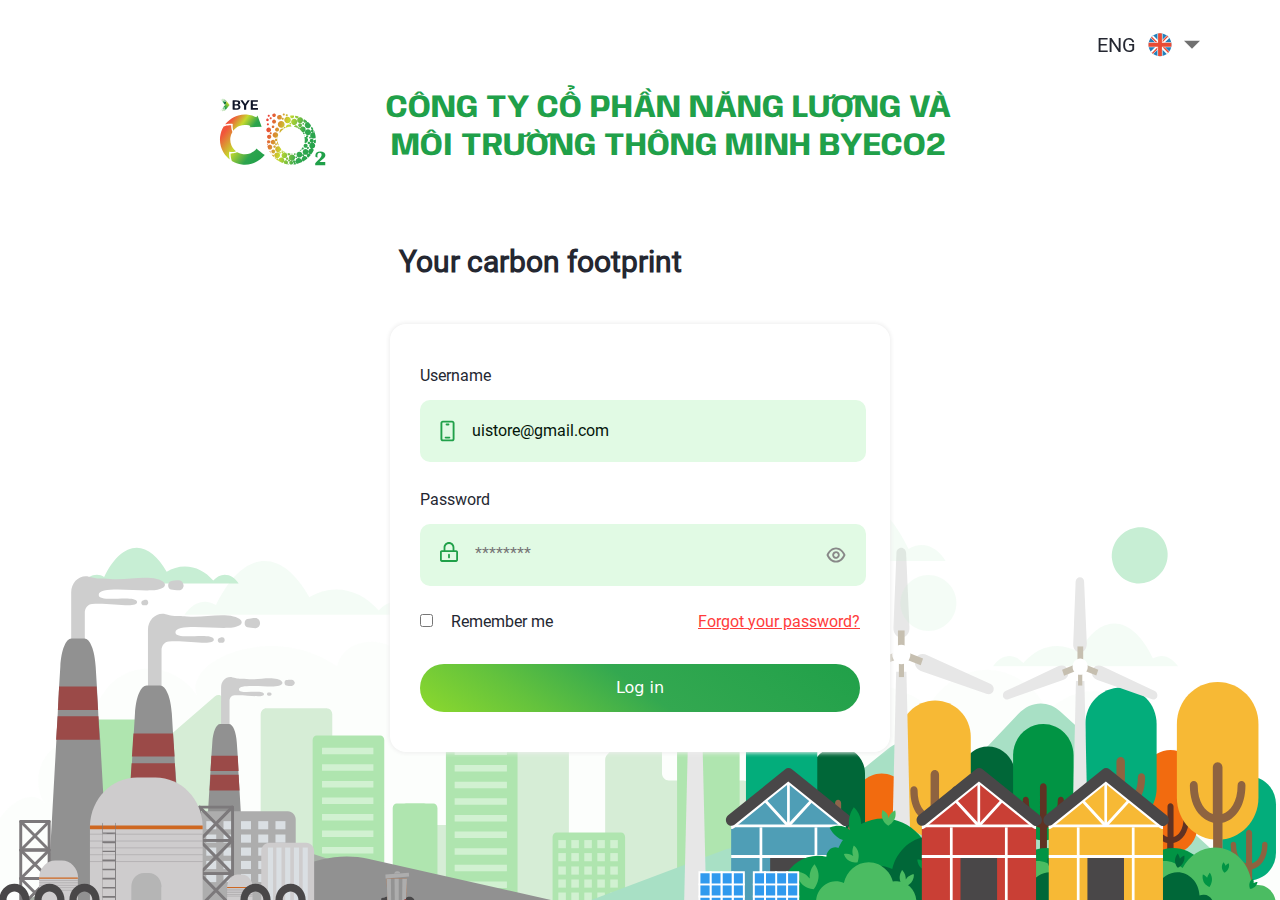
<file: index.html>
<!DOCTYPE html>
<html lang="en">

<head>
    <meta charset="UTF-8">
    <meta http-equiv="X-UA-Compatible" content="IE=edge">
    <meta name="viewport" content="width=device-width, initial-scale=1.0">
    <link rel="stylesheet" href="assets/css/normalize.css">
    <link rel="stylesheet" href="assets/css/style.css">
    <link rel="stylesheet" href="assets/css/bootstrap-5.0.2-dist/css/bootstrap.min.css">
    <script src="assets/css/bootstrap-5.0.2-dist/js/bootstrap.min.js"></script>
    <script src="assets/js/jquery-3.6.4.js"></script>
    <link rel="icon" type="image/x-icon" href="assets/image/index/LogoBYECO2-footer.svg">
    <link rel="stylesheet" href="https://cdnjs.cloudflare.com/ajax/libs/font-awesome/6.2.1/css/all.min.css"
        integrity="sha512-MV7K8+y+gLIBoVD59lQIYicR65iaqukzvf/nwasF0nqhPay5w/9lJmVM2hMDcnK1OnMGCdVK+iQrJ7lzPJQd1w=="
        crossorigin="anonymous" referrerpolicy="no-referrer" />
    <title>Home</title>
    <style>
        @font-face {
            font-family: "Anybody";
            src: url("assets/font/Anybody/Anybody-VariableFont_wdth_wght.ttf");
        }

        @font-face {
            font-family: "Roboto";
            src: url("assets/font/Roboto/Roboto-Regular.ttf");
        }

        @font-face {
            font-family: "Inter";
            src: url("assets/font/Inter/Inter-VariableFont_slnt,wght.ttf");
        }

        @font-face {
            font-family: "Mulish";
            src: url("assets/font/Mulish/Mulish-VariableFont_wght.ttf");
        }

        @font-face {
            font-family: "Work Sans";
            src: url("assets/font/Work_Sans/WorkSans-VariableFont_wght.ttf");
        }
    </style>
</head>

<body>
    <div class="login">
        <div class="login-content">
            <div class="login-language">
                <p>ENG</p>
                <img src="assets/image/index/language.svg" alt="">
                <img src="assets/image/index/dropdown.svg" alt="" style="width: 16px;height: 16px;cursor: pointer;">
            </div>
            <div class="login-language-menu-dropdown">
                <div><img src="assets/image/index/language.svg" alt=""> English</div>
                <div><img src="assets/image/index/vi.svg" alt=""> Vietnamese</div>
            </div>
            <script>
                $(".login-language-menu-dropdown").hide();
                $('.login-language').click(function() {
                    $(".login-language-menu-dropdown").slideToggle(120);
                });
            </script>
            <div class="login-title">
                <div class="login-title-left">
                    <img src="assets/image/index/LogoBYECO2.svg" alt="">
                </div>
                <div class="login-title-right">
                    <h2>CÔNG TY CỔ PHẦN NĂNG LƯỢNG VÀ <br>MÔI TRƯỜNG THÔNG MINH BYECO2</h2>
                </div>
            </div>
            <div class="login-carbon-footprint">
                Your carbon footprint
            </div>
            <form action="" class="login-form">
                <div class="form-input">
                    <label for="username">Username</label>
                    <div class="usernameinput">
                        <img src="assets/image/index/username.svg" alt="">
                        <input type="text" placeholder="" value="uistore@gmail.com" style="font-weight: 500;">
                    </div>
                    <label for="password" style="margin-top: 14px;">Password</label>
                    <div class="passwordinput">
                        <div class="passwordinput-left">
                            <img src="assets/image/index/password.svg" alt="">
                            <input type="password" placeholder="********">
                        </div>
                        <div class="passwordinput-right">
                            <img src="assets/image/index/showpassword.svg" alt="">
                        </div>
                    </div>
                </div>
                <div class="form-checkbox">
                    <div class="form-checkbox-left">
                        <input type="checkbox" name="rememberme" id="rememberme">
                        <span>Remember me</span>
                    </div>
                    <div class="form-checkbox-right">
                        Forgot your password?
                    </div>
                </div>
                <button class="form-button" formaction="dashboard.html">Log in</button>
            </form>
        </div>
        
        <div class="login-footer">
            <img src="assets/image/index/loginfooter-02.svg" alt="">
            <p>BYECO2 SMART ENVIRONMENT <br>AND ENERGY JSC</p>
        </div>
    </div>
   
</body>
</file>
<file: assets/css/style.css>
img {
  width: 100%;
  height: auto;
}

body {
  box-sizing: border-box;
}

.login {
  width: 100%;
  height: 100vh;
  max-height: 100vh;
  background-color: #ffffff;
  position: relative;
  z-index: 2;
  display: flex;
  flex-direction: column;
  align-items: center;
  justify-content: space-between;
}
.login .login-content .login-language {
  display: flex;
  justify-content: center;
  align-items: center;
  -moz-column-gap: 12px;
       column-gap: 12px;
  position: fixed;
  top: 30px;
  right: 80px;
}
.login .login-content .login-language img {
  width: 24px;
  height: 24px;
}
.login .login-content .login-language p {
  font-family: "Roboto";
  font-size: 20px;
  font-weight: 500;
  color: #242731;
  margin: 0;
}
.login .login-content .login-language-menu-dropdown {
  position: fixed;
  top: 65px;
  right: 75px;
}
.login .login-content .login-language-menu-dropdown div {
  margin-top: 10px;
  font-family: "Roboto";
  font-size: 14px;
  font-weight: 500;
  color: #242731;
  cursor: pointer;
}
.login .login-content .login-language-menu-dropdown div img {
  width: 22px;
  height: 22px;
  margin-right: 10px;
}
.login .login-content .login-language-menu-dropdown div:hover {
  color: #20A049;
}
.login .login-content .login-title {
  margin: auto;
  display: flex;
  justify-content: center;
  align-items: center;
  -moz-column-gap: 50px;
       column-gap: 50px;
  margin-top: 90px;
  margin-left: -120px;
}
.login .login-content .login-title .login-title-left img {
  width: 126px;
  height: 80px;
}
.login .login-content .login-title .login-title-right h2 {
  font-family: "Anybody";
  font-weight: 700;
  font-size: 32px;
  color: #20A049;
  text-align: center;
}
.login .login-content .login-carbon-footprint {
  font-family: "Roboto";
  font-weight: 700;
  font-size: 30px;
  color: #242731;
  margin: auto;
  margin-top: 64px;
  text-align: center;
  margin-left: -200px;
}
.login .login-content .login-form {
  margin: auto;
  width: 500px;
  margin-top: 40px;
  z-index: 2;
  background-color: #FFFFFF;
  border-radius: 16px;
  box-shadow: 0px 0px 4px 1px #eeeeee;
  padding: 40px 30px;
}
.login .login-content .login-form .form-input {
  display: flex;
  flex-direction: column;
  row-gap: 12px;
}
.login .login-content .login-form .form-input label {
  font-family: "Roboto";
  font-weight: 500;
  font-size: 16px;
  color: #242731;
}
.login .login-content .login-form .form-input .usernameinput,
.login .login-content .login-form .form-input .passwordinput {
  background-color: #E1FAE4;
  padding: 20px;
  display: flex;
  justify-content: flex-start;
  align-items: center;
  -moz-column-gap: 15px;
       column-gap: 15px;
  width: 446px;
  height: 62px;
  border-radius: 10px;
}
.login .login-content .login-form .form-input .usernameinput img,
.login .login-content .login-form .form-input .passwordinput img {
  width: 15px;
  height: 22px;
}
.login .login-content .login-form .form-input .usernameinput input,
.login .login-content .login-form .form-input .passwordinput input {
  font-family: Roboto;
  font-size: 16px;
  font-weight: 400;
  line-height: 19px;
  color: #04150A;
  margin: 0;
  border: none;
  background-color: transparent;
  outline: none;
}
.login .login-content .login-form .form-input .passwordinput {
  justify-content: space-between;
}
.login .login-content .login-form .form-input .passwordinput .passwordinput-left img {
  margin-bottom: 5px;
  height: 30px;
  width: 18px;
  margin-right: 10px;
}
.login .login-content .login-form .form-input .passwordinput .passwordinput-right img {
  width: 20px;
  height: 16px;
  cursor: pointer;
}
.login .login-content .login-form .form-checkbox {
  margin-top: 24px;
  display: flex;
  justify-content: space-between;
  align-items: center;
}
.login .login-content .login-form .form-checkbox .form-checkbox-left span {
  font-family: "Roboto";
  font-weight: 500;
  font-size: 16px;
  color: #242731;
  margin-left: 13px;
}
.login .login-content .login-form .form-checkbox .form-checkbox-right {
  font-family: "Roboto";
  font-weight: 500;
  font-size: 16px;
  color: #FF3B3B;
  text-decoration: underline;
  cursor: pointer;
}
.login .login-content .login-form .form-button {
  background-color: #20A049;
  border-radius: 40px;
  border: none;
  width: 100%;
  height: 48px;
  color: #FFFFFF;
  margin-top: 30px;
  z-index: 2;
  background-image: linear-gradient(35deg, #8DD92D, #63C23D, #33A850, #2AA44D, #20A049);
}
.login .login-footer {
  width: 100%;
  z-index: -2;
  position: relative;
  height: 100%;
  bottom: 0;
  max-height: 100px;
}
.login .login-footer img {
  width: 100%;
  height: auto;
  z-index: -1;
  min-width: 100%;
  position: absolute;
  bottom: 0;
}
.login .login-footer p {
  display: none;
  font-family: "Roboto";
  font-size: 18px;
  font-weight: 500;
  color: #20A049;
}

@media screen and (max-width: 1080px) {
  .login {
    padding-top: 30px;
  }
  .login .login-content .login-language {
    right: 30px;
  }
  .login .login-content .login-language-menu-dropdown {
    right: 30px;
  }
  .login .login-content .login-title {
    flex-direction: column;
    row-gap: 20px;
    margin-left: 0;
    margin-top: 50px;
    margin: auto;
  }
  .login .login-content .login-title .login-title-left img {
    width: 130px;
    height: 130px;
  }
  .login .login-content .login-carbon-footprint {
    margin-left: 0;
    margin-top: 20px;
    text-align: left;
  }
  .login .login-content .login-form {
    margin: auto;
    margin-top: 40px;
  }
  .login .login-footer {
    margin-top: 0;
    display: flex;
    align-items: flex-end;
  }
}
@media screen and (max-width: 650px) {
  .login {
    padding: 0 30px;
    display: flex;
    flex-direction: column;
    align-items: flex-start;
  }
  .login .login-content {
    width: 100%;
  }
  .login .login-content .login-language {
    right: 30px;
  }
  .login .login-content .login-title {
    display: none;
  }
  .login .login-content .login-carbon-footprint {
    margin-left: 0;
    text-align: left;
    margin-top: 100px;
  }
  .login .login-content .login-form {
    width: 100%;
    box-shadow: 0px 0px 4px 3px #eeeeee;
  }
  .login .login-content .login-form .form-input .usernameinput,
  .login .login-content .login-form .form-input .passwordinput {
    width: 100%;
  }
  .login .login-content .login-form .form-input .passwordinput .passwordinput-left {
    width: 90%;
  }
  .login .login-content .login-form .form-input .passwordinput .passwordinput-right {
    width: 10%;
  }
  .login .login-content .login-form .form-checkbox {
    display: block;
  }
  .login .login-content .login-form .form-checkbox .form-checkbox-left {
    display: none;
  }
  .login .login-content .login-form .form-checkbox .form-checkbox-right {
    text-align: center;
    text-decoration: none;
  }
  .login .login-footer p {
    width: 100%;
    display: block;
    position: absolute;
    top: 10%;
    left: 50%;
    text-align: center;
    transform: translate(-50%, -50%);
  }
}
@media screen and (max-width: 420px) {
  .login {
    padding-left: 15px;
    padding-right: 15px;
  }
  .login .login-content .login-language p {
    font-size: 15px;
  }
  .login .login-content .login-language img {
    width: 18px;
    height: 18px;
  }
  .login .login-content .login-carbon-footprint {
    font-size: 22px;
  }
  .login .login-content .login-form {
    margin-top: 30px;
    padding: 25px;
  }
  .login .login-content .login-form .form-input label {
    font-size: 15px;
  }
  .login .login-content .login-form .form-input .usernameinput,
  .login .login-content .login-form .form-input .passwordinput {
    height: 45px;
  }
  .login .login-content .login-form .form-input .usernameinput input,
  .login .login-content .login-form .form-input .passwordinput input {
    font-size: 12px;
    max-width: 80px;
  }
  .login .login-content .login-form .form-checkbox .form-checkbox-right {
    font-size: 13px;
  }
}
@media screen and (max-width: 300px) {
  .login .login-content .login-form .form-input .usernameinput input,
  .login .login-content .login-form .form-input .passwordinput input {
    width: 60px;
  }
}
@media screen and (max-width: 320px) {
  body {
    overflow-y: hidden;
  }
  body .login .login-footer p {
    font-size: 11px;
    margin-top: -20px;
  }
}
@media screen and (max-width: 280px) {
  .login .login-footer img {
    margin-top: -30px;
  }
  .login .login-footer p {
    font-size: 11px;
  }
}
</file>
